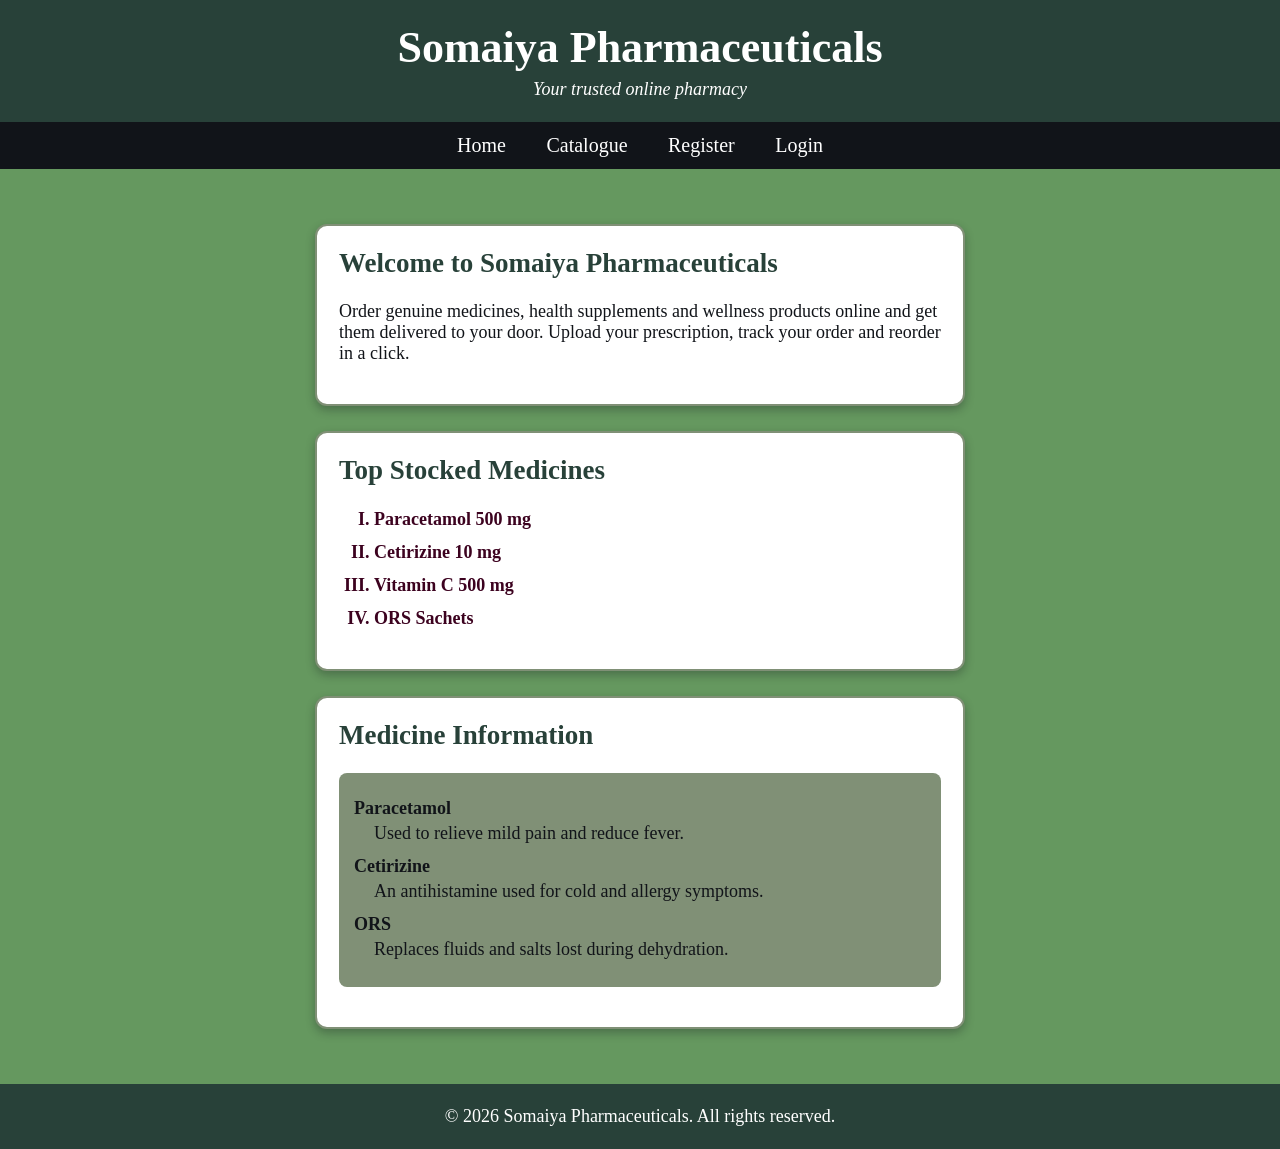
<file: index.html>
<!DOCTYPE html>
<html lang="en">
<head>
    <meta charset="UTF-8">
    <meta name="viewport" content="width=device-width, initial-scale=1.0">
    <title>Somaiya Pharmaceuticals - Home</title>
    <link rel="stylesheet" href="style.css">
</head>
<body>
    <header>
        <h1>Somaiya Pharmaceuticals</h1>
        <p>Your trusted online pharmacy</p>
    </header>
    <nav>
        <a href="index.html">Home</a>
        <a href="catalogue.html">Catalogue</a>
        <a href="register.html">Register</a>
        <a href="login.html">Login</a>
    </nav>
    <main>
        <section class="card">
            <h2>Welcome to Somaiya Pharmaceuticals</h2>
            <p>Order genuine medicines, health supplements and wellness products online and get them delivered to your door. Upload your prescription, track your order and reorder in a click.</p>
        </section>
        <section class="card">
            <h2>Top Stocked Medicines</h2>
            <ol>
                <li>Paracetamol 500 mg</li>
                <li>Cetirizine 10 mg</li>
                <li>Vitamin C 500 mg</li>
                <li>ORS Sachets</li>
            </ol>
        </section>
        <section class="card">
            <h2>Medicine Information</h2>
            <dl>
                <dt>Paracetamol</dt>
                <dd>Used to relieve mild pain and reduce fever.</dd>
                <dt>Cetirizine</dt>
                <dd>An antihistamine used for cold and allergy symptoms.</dd>
                <dt>ORS</dt>
                <dd>Replaces fluids and salts lost during dehydration.</dd>
            </dl>
        </section>
    </main>
    <footer>
        <p>&copy; 2026 Somaiya Pharmaceuticals. All rights reserved.</p>
    </footer>
</body>
</html>
</file>
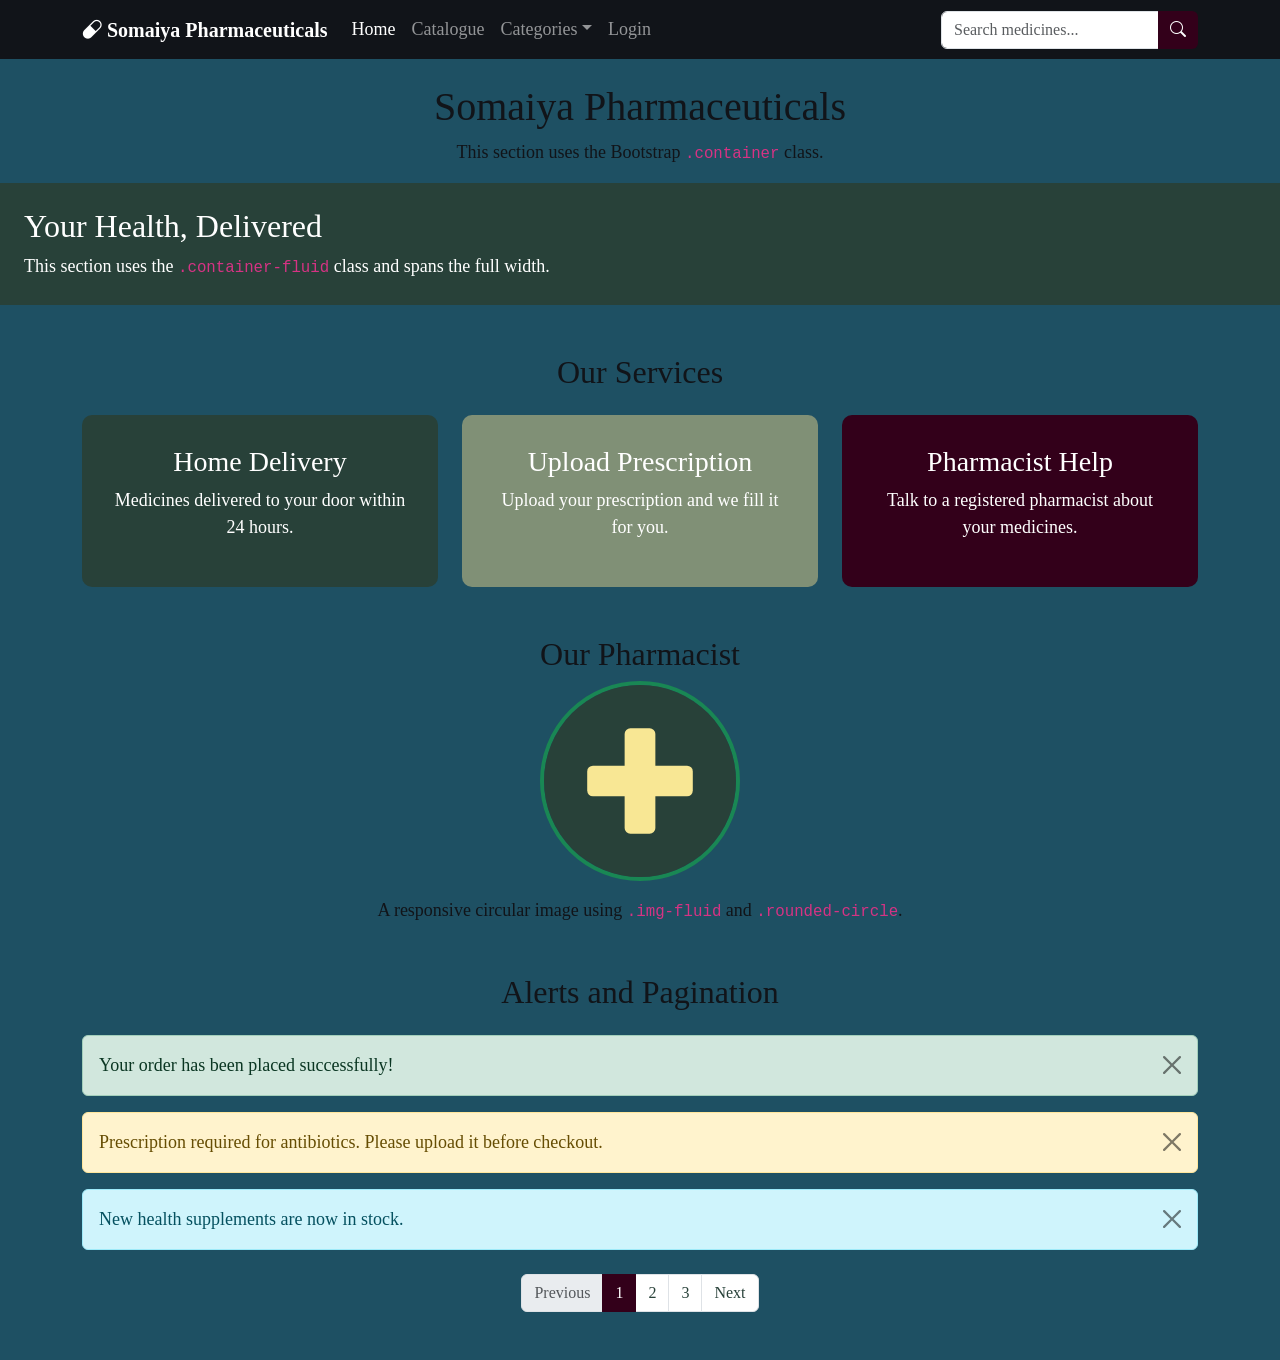
<file: bootstrap_tasks.html>
<!DOCTYPE html>
<html lang="en">
<head>
    <meta charset="UTF-8">
    <meta name="viewport" content="width=device-width, initial-scale=1.0">
    <title>Somaiya Pharmaceuticals - Bootstrap Portal</title>
    <link href="https://cdn.jsdelivr.net/npm/bootstrap@5.3.3/dist/css/bootstrap.min.css" rel="stylesheet">
    <link rel="stylesheet" href="https://cdn.jsdelivr.net/npm/bootstrap-icons@1.11.3/font/bootstrap-icons.min.css">
    <style>
        :root { --green: rgb(40,65,57); --sage: rgb(128,144,118); --yellow: rgb(30, 80, 99); --pink: rgb(51, 0, 26); --ink: rgb(17,20,25); }
        body { font-family: "Times New Roman", Times, serif; font-size: 18px; background-color: var(--yellow); color: var(--ink); }
        .bg-green { background-color: var(--green); }
        .bg-sage { background-color: var(--sage); }
        .bg-pink { background-color: var(--pink); }
        .bg-ink { background-color: var(--ink); }
        .btn-pink { background-color: var(--pink); color: white; border: none; }
        .btn-pink:hover { background-color: var(--green); color: white; }
        .grid-box { padding: 30px; border-radius: 10px; color: white; text-align: center; min-height: 170px; }
        .page-link { color: var(--green); }
        .page-item.active .page-link { background-color: var(--pink); border-color: var(--pink); color: white; }
        h1, h2, h3 { color: var(--ink); }
    </style>
</head>
<body>

<!-- TASK 3: Navbar (links + dropdown) and search input-group with icon -->
<nav class="navbar navbar-expand-lg navbar-dark bg-ink">
    <div class="container">
        <a class="navbar-brand fw-bold" href="#"><i class="bi bi-capsule"></i> Somaiya Pharmaceuticals</a>
        <button class="navbar-toggler" type="button" data-bs-toggle="collapse" data-bs-target="#mainNavbar"
                aria-controls="mainNavbar" aria-expanded="false" aria-label="Toggle navigation">
            <span class="navbar-toggler-icon"></span>
        </button>
        <div class="collapse navbar-collapse" id="mainNavbar">
            <ul class="navbar-nav me-auto mb-2 mb-lg-0">
                <li class="nav-item"><a class="nav-link active" href="#">Home</a></li>
                <li class="nav-item"><a class="nav-link" href="#">Catalogue</a></li>
                <li class="nav-item dropdown">
                    <a class="nav-link dropdown-toggle" href="#" role="button" data-bs-toggle="dropdown" aria-expanded="false">Categories</a>
                    <ul class="dropdown-menu">
                        <li><a class="dropdown-item" href="#">Pain &amp; Fever</a></li>
                        <li><a class="dropdown-item" href="#">Vitamins &amp; Supplements</a></li>
                        <li><a class="dropdown-item" href="#">Cold &amp; Allergy</a></li>
                    </ul>
                </li>
                <li class="nav-item"><a class="nav-link" href="#">Login</a></li>
            </ul>
            <form class="d-flex" role="search">
                <div class="input-group">
                    <input type="search" class="form-control" placeholder="Search medicines..." aria-label="Search">
                    <button class="btn btn-pink" type="submit"><i class="bi bi-search"></i></button>
                </div>
            </form>
        </div>
    </div>
</nav>

<!-- TASK 1: .container (fixed width, responsive) and .container-fluid (full width) -->
<div class="container mt-4">
    <h1 class="text-center">Somaiya Pharmaceuticals</h1>
    <p class="text-center">This section uses the Bootstrap <code>.container</code> class.</p>
</div>
<div class="container-fluid bg-green text-white p-4 mt-3">
    <h2 class="text-white">Your Health, Delivered</h2>
    <p class="mb-0">This section uses the <code>.container-fluid</code> class and spans the full width.</p>
</div>

<!-- TASK 2: Responsive grid (3 columns on desktop, stacked on mobile) -->
<div class="container mt-5">
    <h2 class="text-center mb-4">Our Services</h2>
    <div class="row g-4">
        <div class="col-sm-12 col-md-4">
            <div class="grid-box bg-green"><h3 class="text-white">Home Delivery</h3><p>Medicines delivered to your door within 24 hours.</p></div>
        </div>
        <div class="col-sm-12 col-md-4">
            <div class="grid-box bg-sage"><h3 class="text-white">Upload Prescription</h3><p>Upload your prescription and we fill it for you.</p></div>
        </div>
        <div class="col-sm-12 col-md-4">
            <div class="grid-box bg-pink"><h3 class="text-white">Pharmacist Help</h3><p>Talk to a registered pharmacist about your medicines.</p></div>
        </div>
    </div>
</div>

<!-- TASK 4: Circle image (rounded-circle + img-fluid); inline SVG so no external image is needed -->
<div class="container mt-5 text-center">
    <h2>Our Pharmacist</h2>
    <img class="img-fluid rounded-circle border border-4 border-success" width="200" height="200" alt="Pharmacist avatar"
         src="data:image/svg+xml;utf8,<svg xmlns='http://www.w3.org/2000/svg' width='200' height='200'><rect width='200' height='200' fill='rgb(40,65,57)'/><rect x='84' y='45' width='32' height='110' rx='6' fill='rgb(248,231,148)'/><rect x='45' y='84' width='110' height='32' rx='6' fill='rgb(248,231,148)'/></svg>">
    <p class="mt-3">A responsive circular image using <code>.img-fluid</code> and <code>.rounded-circle</code>.</p>
</div>

<!-- TASK 5: Dismissible alerts and pagination -->
<div class="container mt-5 mb-5">
    <h2 class="text-center">Alerts and Pagination</h2>
    <div class="alert alert-success alert-dismissible fade show mt-4" role="alert">
        Your order has been placed successfully!
        <button type="button" class="btn-close" data-bs-dismiss="alert" aria-label="Close"></button>
    </div>
    <div class="alert alert-warning alert-dismissible fade show" role="alert">
        Prescription required for antibiotics. Please upload it before checkout.
        <button type="button" class="btn-close" data-bs-dismiss="alert" aria-label="Close"></button>
    </div>
    <div class="alert alert-info alert-dismissible fade show" role="alert">
        New health supplements are now in stock.
        <button type="button" class="btn-close" data-bs-dismiss="alert" aria-label="Close"></button>
    </div>
    <nav aria-label="Catalogue pages">
        <ul class="pagination justify-content-center mt-4">
            <li class="page-item disabled"><a class="page-link" href="#">Previous</a></li>
            <li class="page-item active"><a class="page-link" href="#">1</a></li>
            <li class="page-item"><a class="page-link" href="#">2</a></li>
            <li class="page-item"><a class="page-link" href="#">3</a></li>
            <li class="page-item"><a class="page-link" href="#">Next</a></li>
        </ul>
    </nav>
</div>

<script src="https://cdn.jsdelivr.net/npm/bootstrap@5.3.3/dist/js/bootstrap.bundle.min.js"></script>
</body>
</html>
</file>
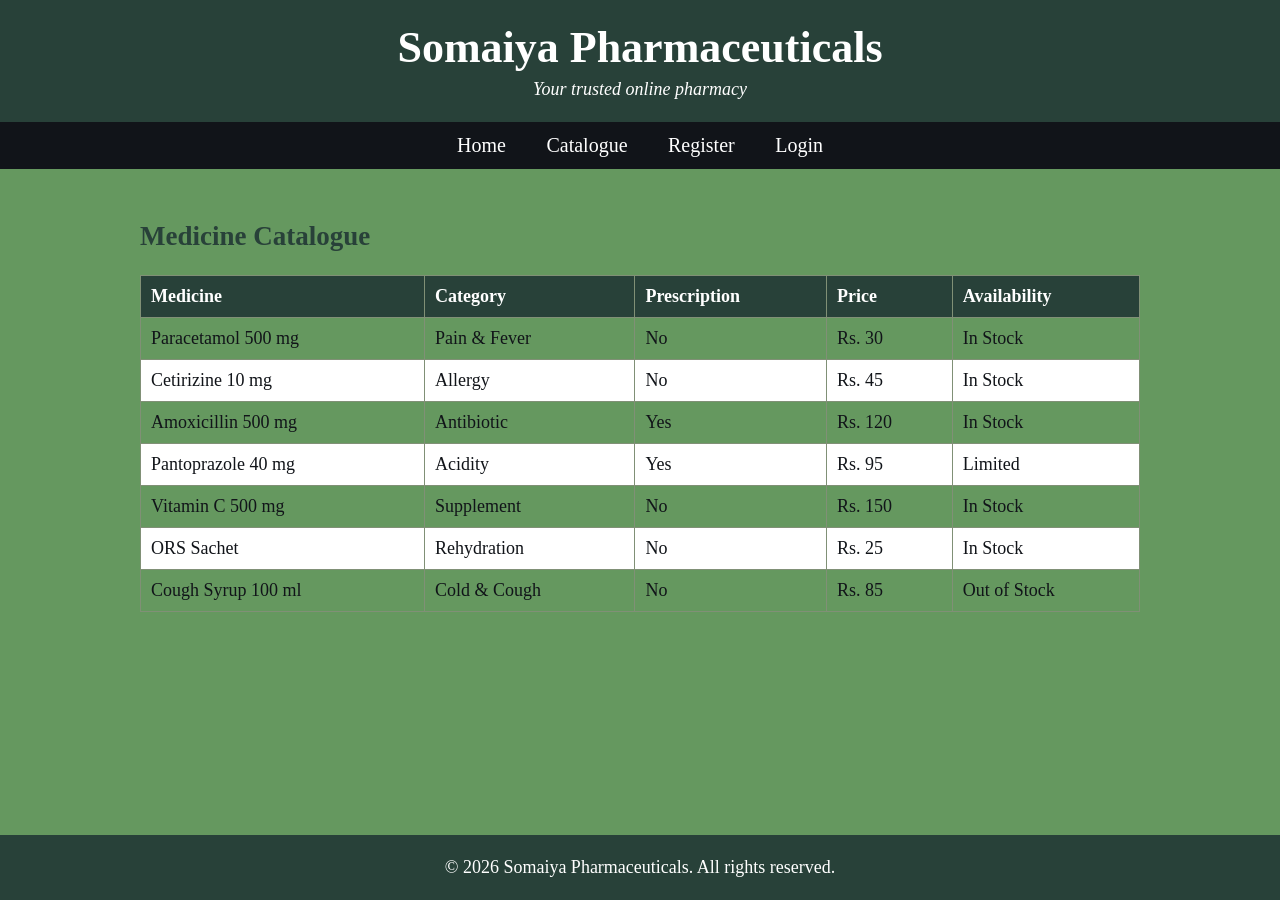
<file: catalogue.html>
<!DOCTYPE html>
<html lang="en">
<head>
    <meta charset="UTF-8">
    <meta name="viewport" content="width=device-width, initial-scale=1.0">
    <title>Somaiya Pharmaceuticals - Catalogue</title>
    <link rel="stylesheet" href="style.css">
</head>
<body>
    <header>
        <h1>Somaiya Pharmaceuticals</h1>
        <p>Your trusted online pharmacy</p>
    </header>
    <nav>
        <a href="index.html">Home</a>
        <a href="catalogue.html">Catalogue</a>
        <a href="register.html">Register</a>
        <a href="login.html">Login</a>
    </nav>
    <main>
        <h2>Medicine Catalogue</h2>
        <table>
            <tr><th>Medicine</th><th>Category</th><th>Prescription</th><th>Price</th><th>Availability</th></tr>
            <tr><td>Paracetamol 500 mg</td><td>Pain &amp; Fever</td><td>No</td><td>Rs. 30</td><td>In Stock</td></tr>
            <tr><td>Cetirizine 10 mg</td><td>Allergy</td><td>No</td><td>Rs. 45</td><td>In Stock</td></tr>
            <tr><td>Amoxicillin 500 mg</td><td>Antibiotic</td><td>Yes</td><td>Rs. 120</td><td>In Stock</td></tr>
            <tr><td>Pantoprazole 40 mg</td><td>Acidity</td><td>Yes</td><td>Rs. 95</td><td>Limited</td></tr>
            <tr><td>Vitamin C 500 mg</td><td>Supplement</td><td>No</td><td>Rs. 150</td><td>In Stock</td></tr>
            <tr><td>ORS Sachet</td><td>Rehydration</td><td>No</td><td>Rs. 25</td><td>In Stock</td></tr>
            <tr><td>Cough Syrup 100 ml</td><td>Cold &amp; Cough</td><td>No</td><td>Rs. 85</td><td>Out of Stock</td></tr>
        </table>
    </main>
    <footer>
        <p>&copy; 2026 Somaiya Pharmaceuticals. All rights reserved.</p>
    </footer>
</body>
</html>
</file>
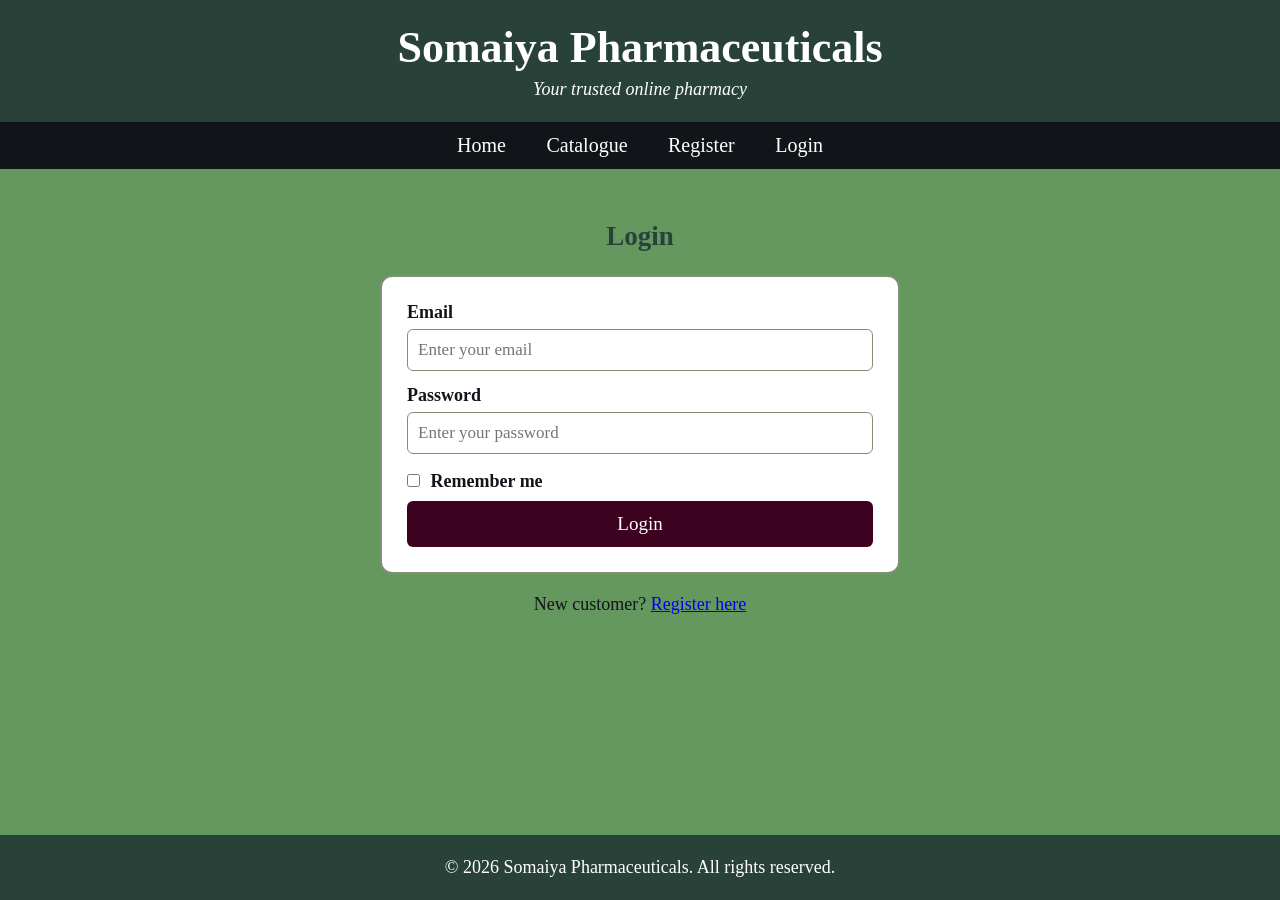
<file: login.html>
<!DOCTYPE html>
<html lang="en">
<head>
    <meta charset="UTF-8">
    <meta name="viewport" content="width=device-width, initial-scale=1.0">
    <title>Somaiya Pharmaceuticals - Login</title>
    <link rel="stylesheet" href="style.css">
</head>
<body>
    <header>
        <h1>Somaiya Pharmaceuticals</h1>
        <p>Your trusted online pharmacy</p>
    </header>
    <nav>
        <a href="index.html">Home</a>
        <a href="catalogue.html">Catalogue</a>
        <a href="register.html">Register</a>
        <a href="login.html">Login</a>
    </nav>
    <main>
        <h2 class="center">Login</h2>
        <form action="#" method="post">
            <label for="email">Email</label>
            <input type="email" id="email" placeholder="Enter your email" required>
            <label for="pass">Password</label>
            <input type="password" id="pass" placeholder="Enter your password" required>
            <label><input type="checkbox"> Remember me</label>
            <button type="submit">Login</button>
        </form>
        <p class="center">New customer? <a href="register.html">Register here</a></p>
    </main>
    <footer>
        <p>&copy; 2026 Somaiya Pharmaceuticals. All rights reserved.</p>
    </footer>
</body>
</html>
</file>
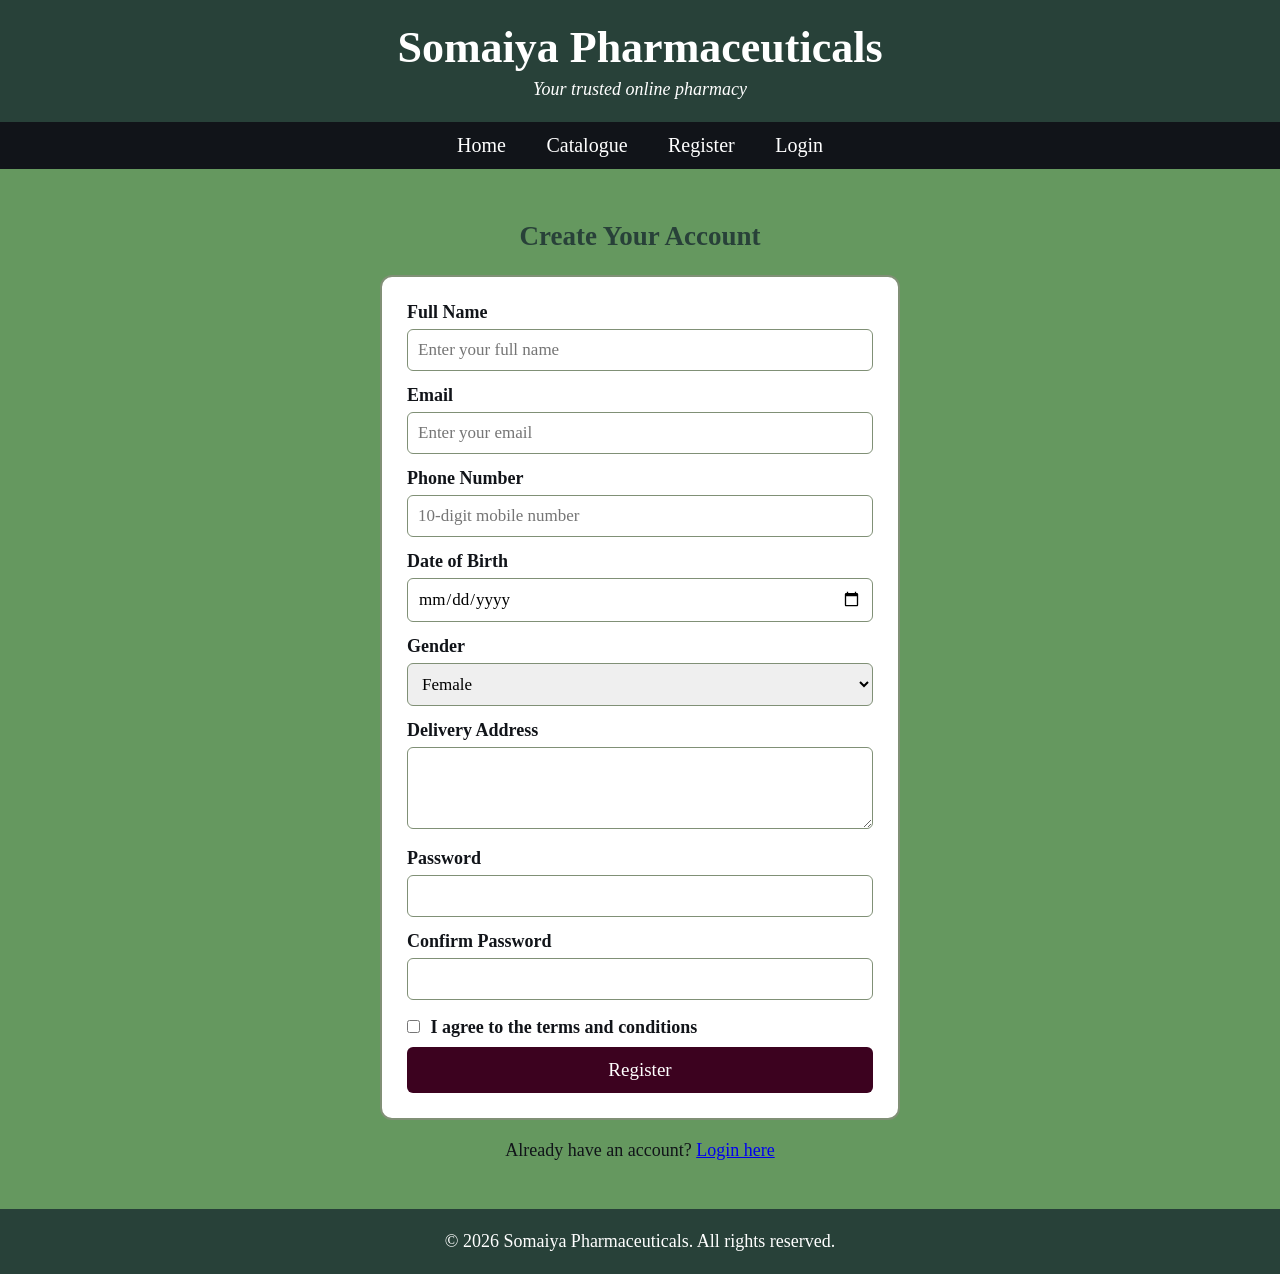
<file: register.html>
<!DOCTYPE html>
<html lang="en">
<head>
    <meta charset="UTF-8">
    <meta name="viewport" content="width=device-width, initial-scale=1.0">
    <title>Somaiya Pharmaceuticals - Register</title>
    <link rel="stylesheet" href="style.css">
</head>
<body>
    <header>
        <h1>Somaiya Pharmaceuticals</h1>
        <p>Your trusted online pharmacy</p>
    </header>
    <nav>
        <a href="index.html">Home</a>
        <a href="catalogue.html">Catalogue</a>
        <a href="register.html">Register</a>
        <a href="login.html">Login</a>
    </nav>
    <main>
        <h2 class="center">Create Your Account</h2>
        <form action="#" method="post">
            <label for="name">Full Name</label>
            <input type="text" id="name" placeholder="Enter your full name" required>
            <label for="email">Email</label>
            <input type="email" id="email" placeholder="Enter your email" required>
            <label for="phone">Phone Number</label>
            <input type="tel" id="phone" placeholder="10-digit mobile number" required>
            <label for="dob">Date of Birth</label>
            <input type="date" id="dob" required>
            <label for="gender">Gender</label>
            <select id="gender">
                <option>Female</option>
                <option>Male</option>
                <option>Other</option>
            </select>
            <label for="address">Delivery Address</label>
            <textarea id="address" rows="3" required></textarea>
            <label for="pass">Password</label>
            <input type="password" id="pass" required>
            <label for="cpass">Confirm Password</label>
            <input type="password" id="cpass" required>
            <label><input type="checkbox" required> I agree to the terms and conditions</label>
            <button type="submit">Register</button>
        </form>
        <p class="center">Already have an account? <a href="login.html">Login here</a></p>
    </main>
    <footer>
        <p>&copy; 2026 Somaiya Pharmaceuticals. All rights reserved.</p>
    </footer>
</body>
</html>
</file>
<file: style.css>
/*   Palette: green rgb(40,65,57) | sage rgb(128,144,118) | yellow rgb(248,231,148) | pink rgb(184,104,144) | ink rgb(17,20,25) */
:root { --green: rgb(40,65,57); --sage: rgb(128,144,118); --yellow: rgb(101, 152, 95); --pink: rgb(60, 2, 31); --ink: rgb(17,20,25); }

/* TASK 1: basic page styling (background, font, margin/padding) */
* { box-sizing: border-box; }
body { margin: 0; padding: 0; min-height: 100vh; display: flex; flex-direction: column;
       background-color: var(--yellow); color: var(--ink);
       font-family: "Times New Roman", Times, serif; font-size: 18px; }

/* TASK 2: header and footer */
header, footer { background-color: var(--green); color: white; text-align: center; padding: 22px; }
header h1 { margin: 0; font-size: 44px; }
header p { margin: 6px 0 0; font-style: italic; }
footer p { margin: 0; }

/* TASK 3: horizontal navigation bar */
nav { background-color: var(--ink); text-align: center; padding: 12px; }
nav a { display: inline-block; margin: 0 18px; color: white; text-decoration: none; font-size: 20px; }
nav a:hover { color: var(--yellow); border-bottom: 2px solid var(--pink); }

/* TASK 6: consistent layout (common margins, footer stays at bottom via flex) */
main { flex: 1; width: 90%; max-width: 1000px; margin: 30px auto; }
h2 { color: var(--green); }

/* TASK 4: card (border, rounded corners, shadow, centred, background) */
.card { max-width: 650px; margin: 25px auto; padding: 22px; background-color: white;
        border: 2px solid var(--sage); border-radius: 12px; box-shadow: 0 4px 10px rgba(17,20,25,0.3); }
.card h2 { margin-top: 0; }

/* TASK 5: lists (ordered list, description list) */
ol { list-style-type: upper-roman; padding-left: 35px; }
ol li { margin-bottom: 12px; color: var(--pink); font-weight: bold; }
dl { background-color: var(--sage); padding: 15px; border-radius: 8px; }
dt { font-weight: bold; margin-top: 10px; }
dd { margin: 4px 0 12px 20px; }

/* Catalogue table (Experiment 1) */
table { width: 100%; border-collapse: collapse; background-color: white; }
th, td { border: 1px solid var(--sage); padding: 10px; text-align: left; }
th { background-color: var(--green); color: white; }
tr:nth-child(even) td { background-color: var(--yellow); }

/* Forms: login and registration */
form { max-width: 520px; margin: 20px auto; padding: 25px; background-color: white; border: 2px solid var(--sage); border-radius: 12px; }
label { font-weight: bold; }
input, select, textarea { width: 100%; padding: 10px; margin: 6px 0 14px; border: 1px solid var(--sage); border-radius: 6px; font-family: inherit; font-size: 17px; }
input[type="checkbox"] { width: auto; margin-right: 6px; }
button { width: 100%; padding: 12px; background-color: var(--pink); color: white; border: none; border-radius: 6px; font-family: inherit; font-size: 19px; cursor: pointer; }
button:hover { background-color: var(--green); }
.center { text-align: center; }

/* Responsive (post-lab): stack nav links on small screens */
@media screen and (max-width: 768px) {
  nav a { display: block; margin: 10px; }
  main { width: 95%; }
  header h1 { font-size: 32px; }
}
</file>
